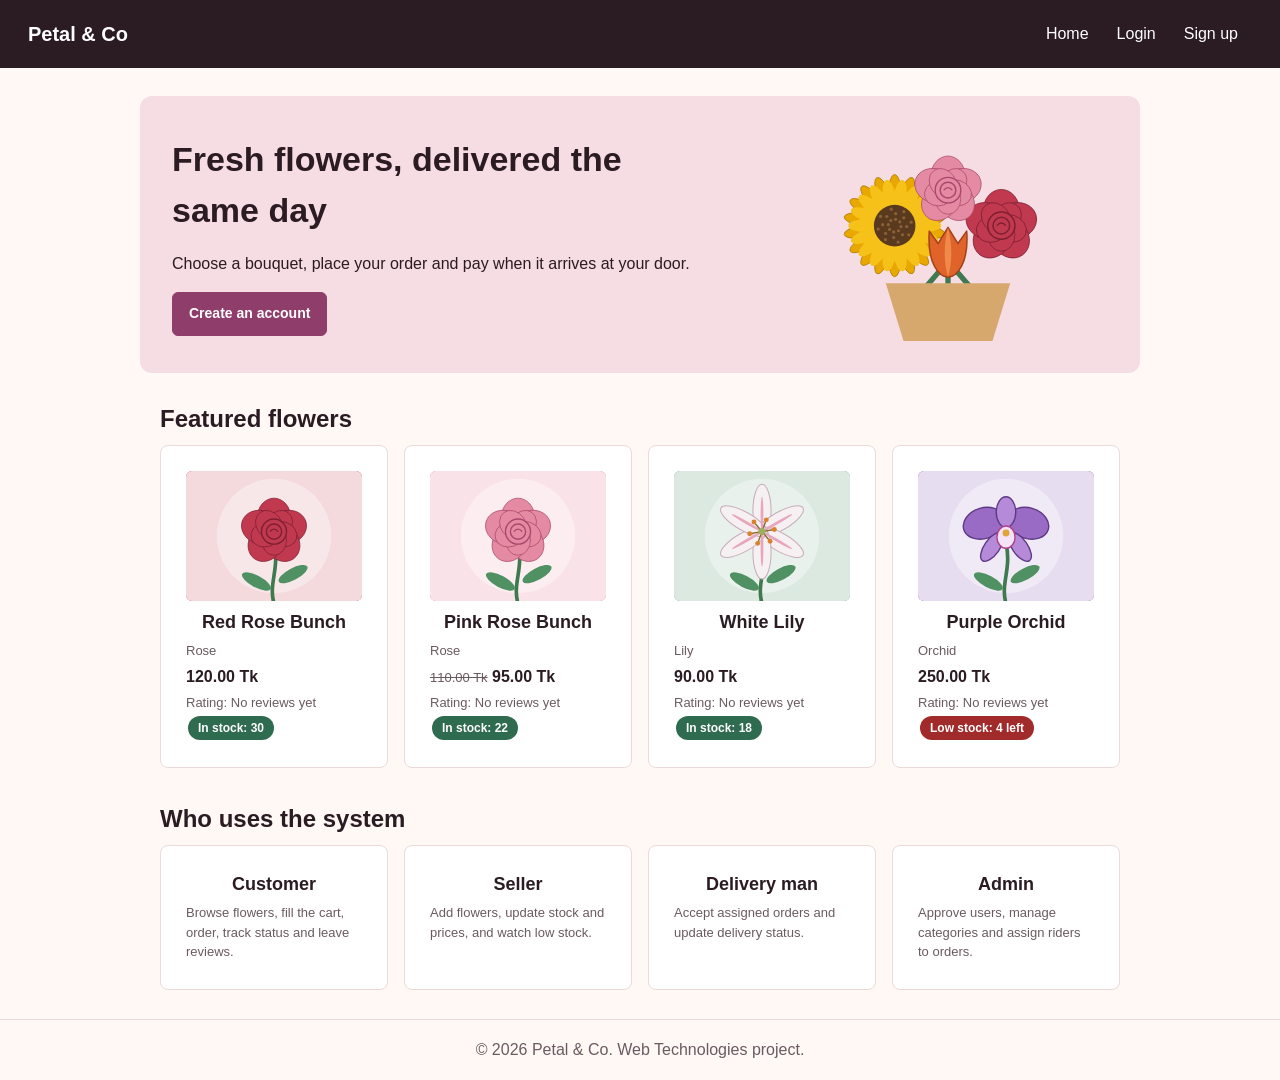
<file: index.html>
<!DOCTYPE html>
<html lang="en">
<head>
 <meta charset="UTF-8">
 <meta name="viewport" content="width=device-width, initial-scale=1.0">
 <title>Petal &amp; Co | Flower Shop Management</title>
 <link rel="stylesheet" href="css/style.css">
</head>
<body>
 <header class="topbar">
  <h1>Petal &amp; Co</h1>
  <nav><a href="index.html">Home</a><a href="login.html">Login</a><a href="signup.html">Sign up</a></nav>
 </header>
 <section class="hero">
  <div>
   <h2>Fresh flowers, delivered the same day</h2>
   <p>Choose a bouquet, place your order and pay when it arrives at your door.</p>
   <a class="btn" href="signup.html">Create an account</a>
  </div>
  <img src="images/hero.svg" alt="A bouquet of roses, sunflowers and tulips">
 </section>
 <main class="wrapper">
  <h2>Featured flowers</h2>
  <div id="featured" class="grid"></div>
  <h2 style="margin-top: 28px">Who uses the system</h2>
  <div class="roles">
   <div class="card"><h3>Customer</h3><p class="muted">Browse flowers, fill the cart, order, track status and leave reviews.</p></div>
   <div class="card"><h3>Seller</h3><p class="muted">Add flowers, update stock and prices, and watch low stock.</p></div>
   <div class="card"><h3>Delivery man</h3><p class="muted">Accept assigned orders and update delivery status.</p></div>
   <div class="card"><h3>Admin</h3><p class="muted">Approve users, manage categories and assign riders to orders.</p></div>
  </div>
 </main>
 <footer>&copy; 2026 Petal &amp; Co. Web Technologies project.</footer>
 <script src="js/data.js"></script>
 <script src="js/storage.js"></script>
 <script src="js/home.js"></script>
</body>
</html>
</file>
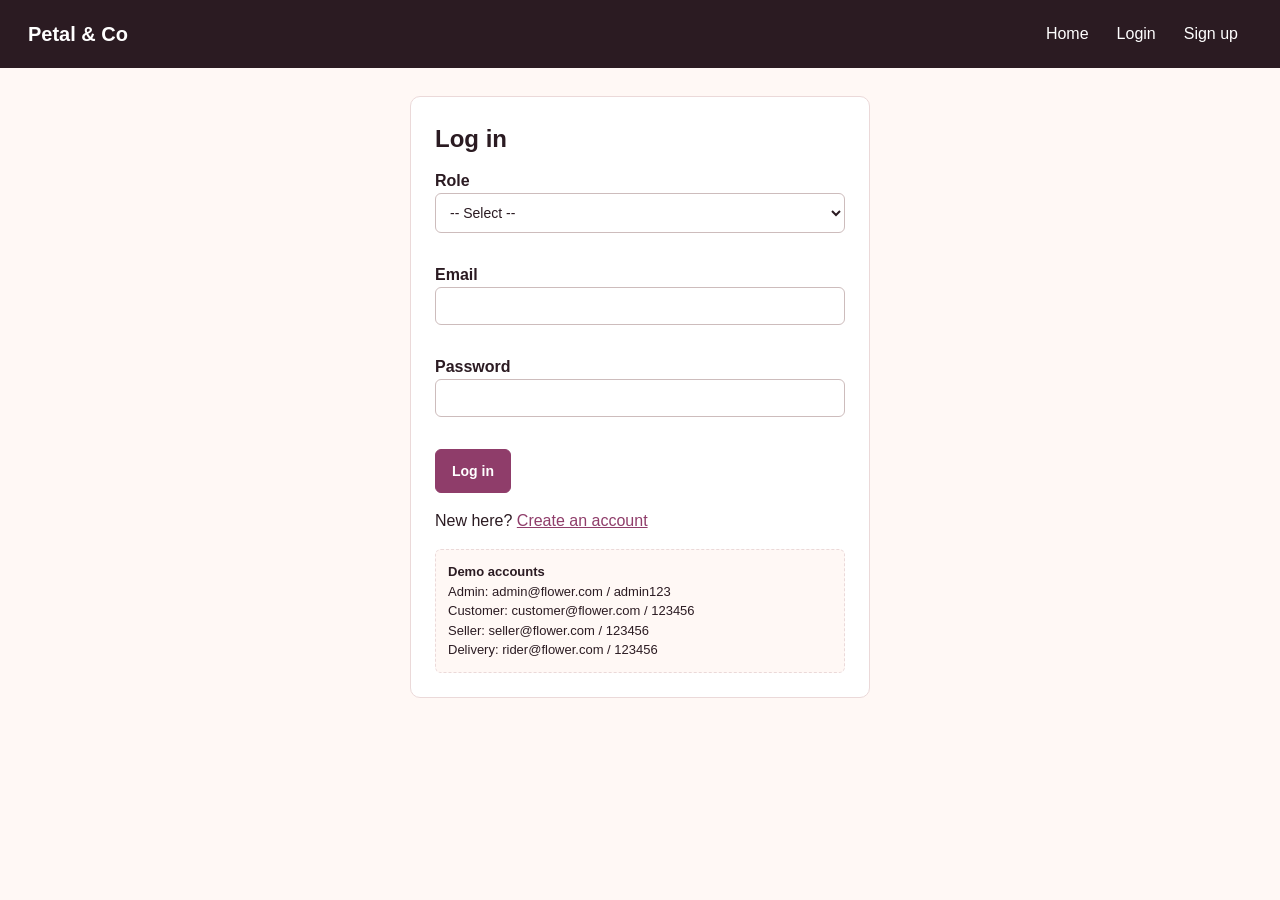
<file: login.html>
<!DOCTYPE html>
<html lang="en">
<head>
 <meta charset="UTF-8">
 <meta name="viewport" content="width=device-width, initial-scale=1.0">
 <title>Login | Petal &amp; Co</title>
 <link rel="stylesheet" href="css/style.css">
</head>
<body>
 <header class="topbar">
  <h1>Petal &amp; Co</h1>
  <nav><a href="index.html">Home</a><a href="login.html">Login</a><a href="signup.html">Sign up</a></nav>
 </header>
 <main class="formbox">
  <h2>Log in</h2>
  <form id="loginForm" novalidate>
   <label for="role">Role</label>
   <select id="role">
    <option value="">-- Select --</option>
    <option value="admin">Admin</option>
    <option value="customer">Customer</option>
    <option value="seller">Seller</option>
    <option value="delivery">Delivery man</option>
   </select><span class="error" id="roleErr"></span>
   <label for="email">Email</label>
   <input type="email" id="email"><span class="error" id="emailErr"></span>
   <label for="password">Password</label>
   <input type="password" id="password"><span class="error" id="passErr"></span>
   <p style="margin-top: 14px"><button type="submit" class="btn">Log in</button></p>
  </form>
  <div id="formMsg" class="notice" role="status"></div>
  <p>New here? <a href="signup.html">Create an account</a></p>
  <div class="hint">
   <strong>Demo accounts</strong><br>
   Admin: admin@flower.com / admin123<br>
   Customer: customer@flower.com / 123456<br>
   Seller: seller@flower.com / 123456<br>
   Delivery: rider@flower.com / 123456
  </div>
 </main>
 <script src="js/data.js"></script>
 <script src="js/storage.js"></script>
 <script src="js/validation.js"></script>
 <script src="js/auth.js"></script>
</body>
</html>
</file>
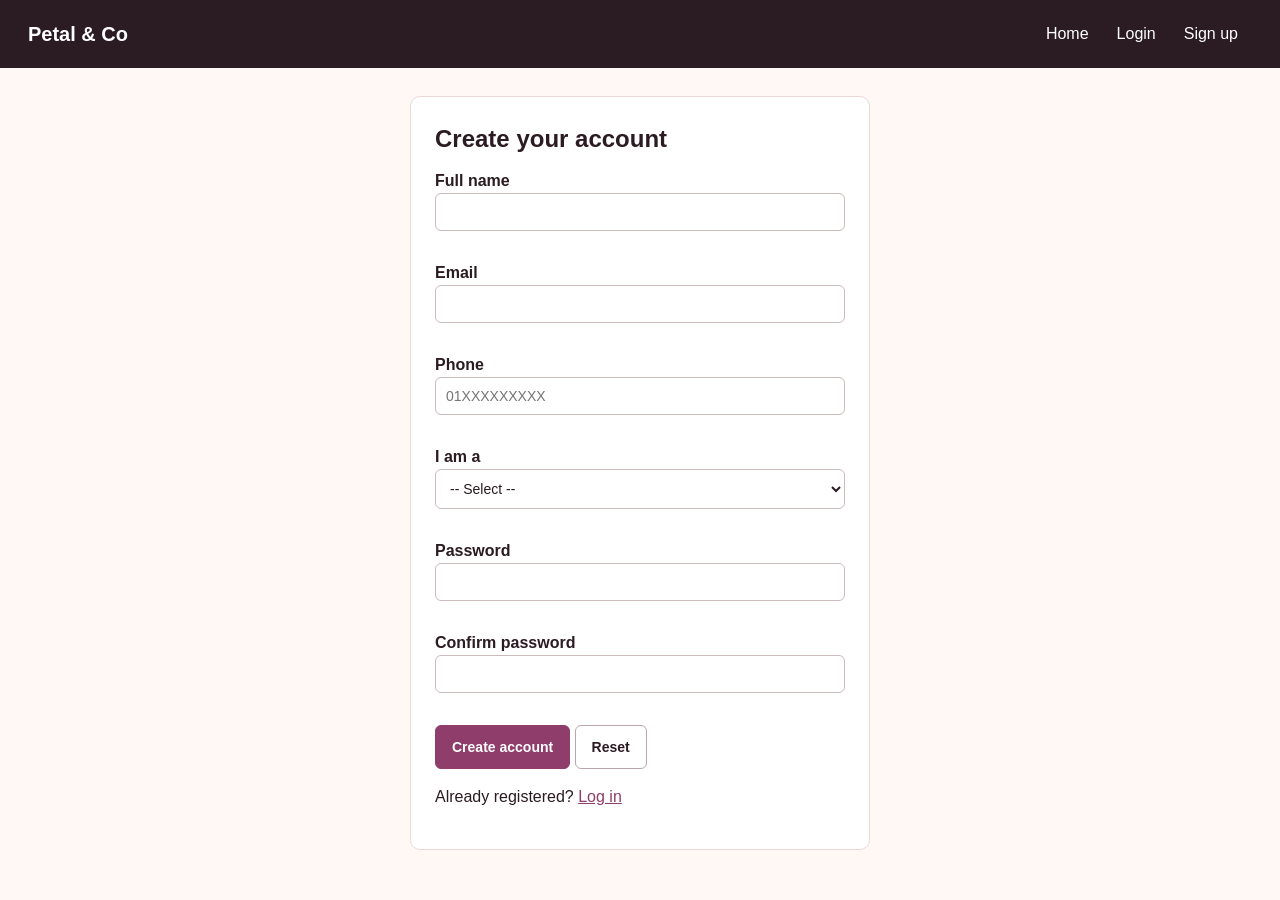
<file: signup.html>
<!DOCTYPE html>
<html lang="en">
<head>
 <meta charset="UTF-8">
 <meta name="viewport" content="width=device-width, initial-scale=1.0">
 <title>Sign up | Petal &amp; Co</title>
 <link rel="stylesheet" href="css/style.css">
</head>
<body>
 <header class="topbar">
  <h1>Petal &amp; Co</h1>
  <nav><a href="index.html">Home</a><a href="login.html">Login</a><a href="signup.html">Sign up</a></nav>
 </header>
 <main class="formbox">
  <h2>Create your account</h2>
  <form id="signupForm" novalidate>
   <label for="name">Full name</label>
   <input type="text" id="name"><span class="error" id="nameErr"></span>
   <label for="email">Email</label>
   <input type="email" id="email"><span class="error" id="emailErr"></span>
   <label for="phone">Phone</label>
   <input type="tel" id="phone" placeholder="01XXXXXXXXX"><span class="error" id="phoneErr"></span>
   <label for="role">I am a</label>
   <select id="role">
    <option value="">-- Select --</option>
    <option value="customer">Customer</option>
    <option value="seller">Seller</option>
    <option value="delivery">Delivery man</option>
   </select><span class="error" id="roleErr"></span>
   <label for="password">Password</label>
   <input type="password" id="password"><span class="error" id="passErr"></span>
   <label for="confirmPass">Confirm password</label>
   <input type="password" id="confirmPass"><span class="error" id="confirmErr"></span>
   <p style="margin-top: 14px"><button type="submit" class="btn">Create account</button> <button type="reset" class="btn ghost">Reset</button></p>
  </form>
  <div id="formMsg" class="notice" role="status"></div>
  <p>Already registered? <a href="login.html">Log in</a></p>
 </main>
 <script src="js/data.js"></script>
 <script src="js/storage.js"></script>
 <script src="js/validation.js"></script>
 <script src="js/auth.js"></script>
</body>
</html>
</file>
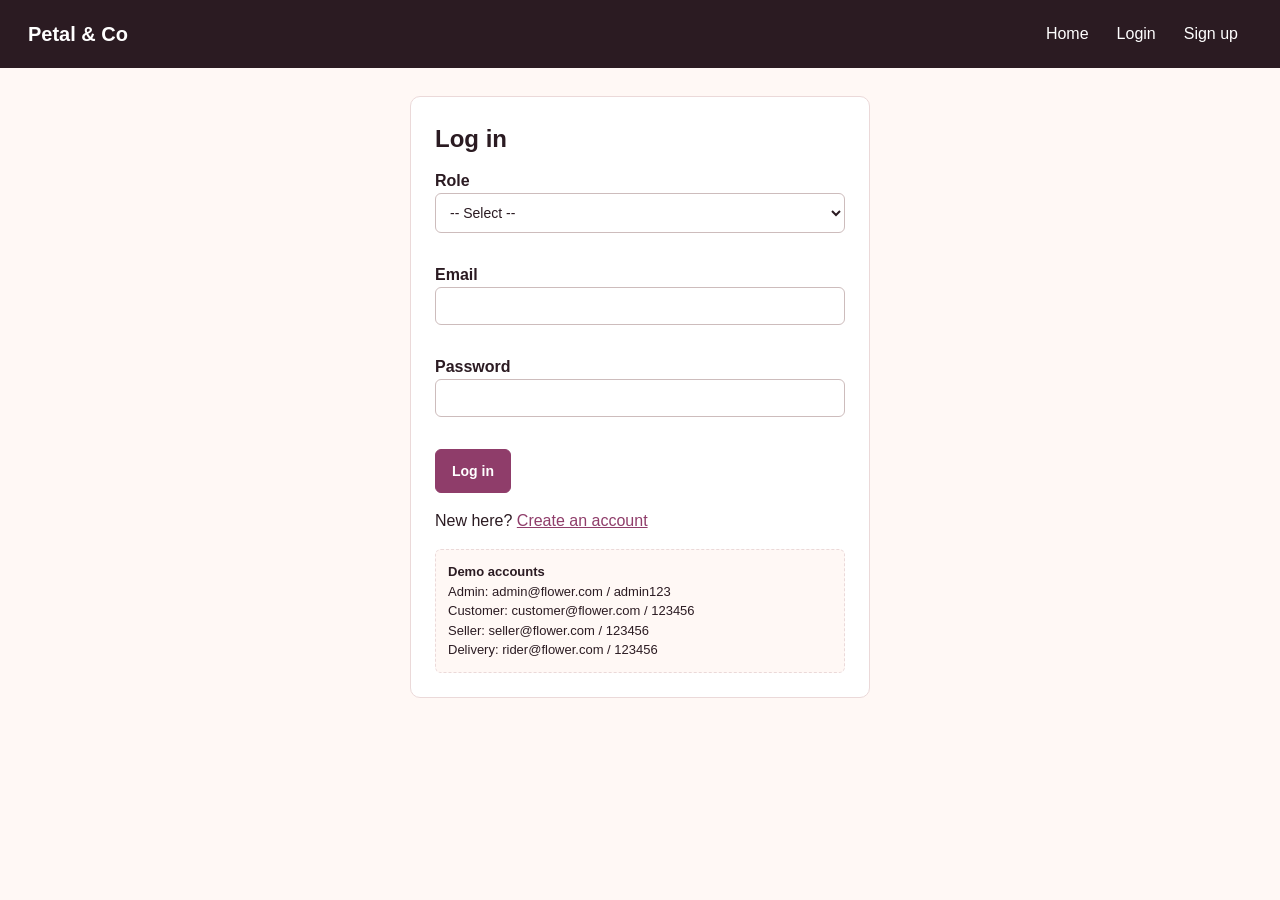
<file: admin/dashboard.html>
<!DOCTYPE html>
<html lang="en">
<head>
 <meta charset="UTF-8">
 <meta name="viewport" content="width=device-width, initial-scale=1.0">
 <title>Admin Dashboard | Petal &amp; Co</title>
 <link rel="stylesheet" href="../css/style.css">
</head>
<body data-root="../">
 <header class="topbar">
  <h1>Petal &amp; Co <span class="role">Admin</span></h1>
  <div><span id="who"></span> <button id="logoutBtn" class="btn small ghost" type="button">Logout</button></div>
 </header>
 <div class="layout">
  <nav class="sidebar">
   <button type="button" data-section="overview">Sales summary</button>
   <button type="button" data-section="users">Users</button>
   <button type="button" data-section="categories">Categories</button>
   <button type="button" data-section="orders">Orders and riders</button>
  </nav>
  <main class="content">
   <section class="panel" id="sec-overview">
    <h2>Sales summary</h2>
    <div id="summaryStats" class="stats"></div>
    <h3>Orders by status</h3>
    <div id="statusBox"></div>
   </section>

   <section class="panel hidden" id="sec-users">
    <h2>Users</h2>
    <div class="toolbar">
     <input type="text" id="searchUser" placeholder="Search by name or email" aria-label="Search users">
    </div>
    <p class="muted" id="userCount"></p>
    <div id="userBox"></div>
   </section>

   <section class="panel hidden" id="sec-categories">
    <h2>Categories</h2>
    <form id="catForm" class="panelbox" novalidate>
     <input type="hidden" id="catId">
     <label for="catName">Category name</label>
     <input type="text" id="catName"><span class="error" id="catNameErr"></span>
     <p><button type="submit" class="btn" id="catSave">Add category</button>
     <button type="button" class="btn ghost" id="catCancel">Clear</button></p>
    </form>
    <div id="catBox" style="margin-top: 16px"></div>
   </section>

   <section class="panel hidden" id="sec-orders">
    <h2>Orders and riders</h2>
    <div class="toolbar">
     <select id="orderFilter" aria-label="Filter orders by status">
      <option value="">All statuses</option><option>Pending</option><option>Assigned</option>
      <option>Accepted</option><option>Out for delivery</option><option>Delivered</option>
     </select>
    </div>
    <div id="orderBox"></div>
   </section>
  </main>
 </div>
 <script src="../js/data.js"></script>
 <script src="../js/storage.js"></script>
 <script src="../js/validation.js"></script>
 <script src="admin.js"></script>
</body>
</html>
</file>
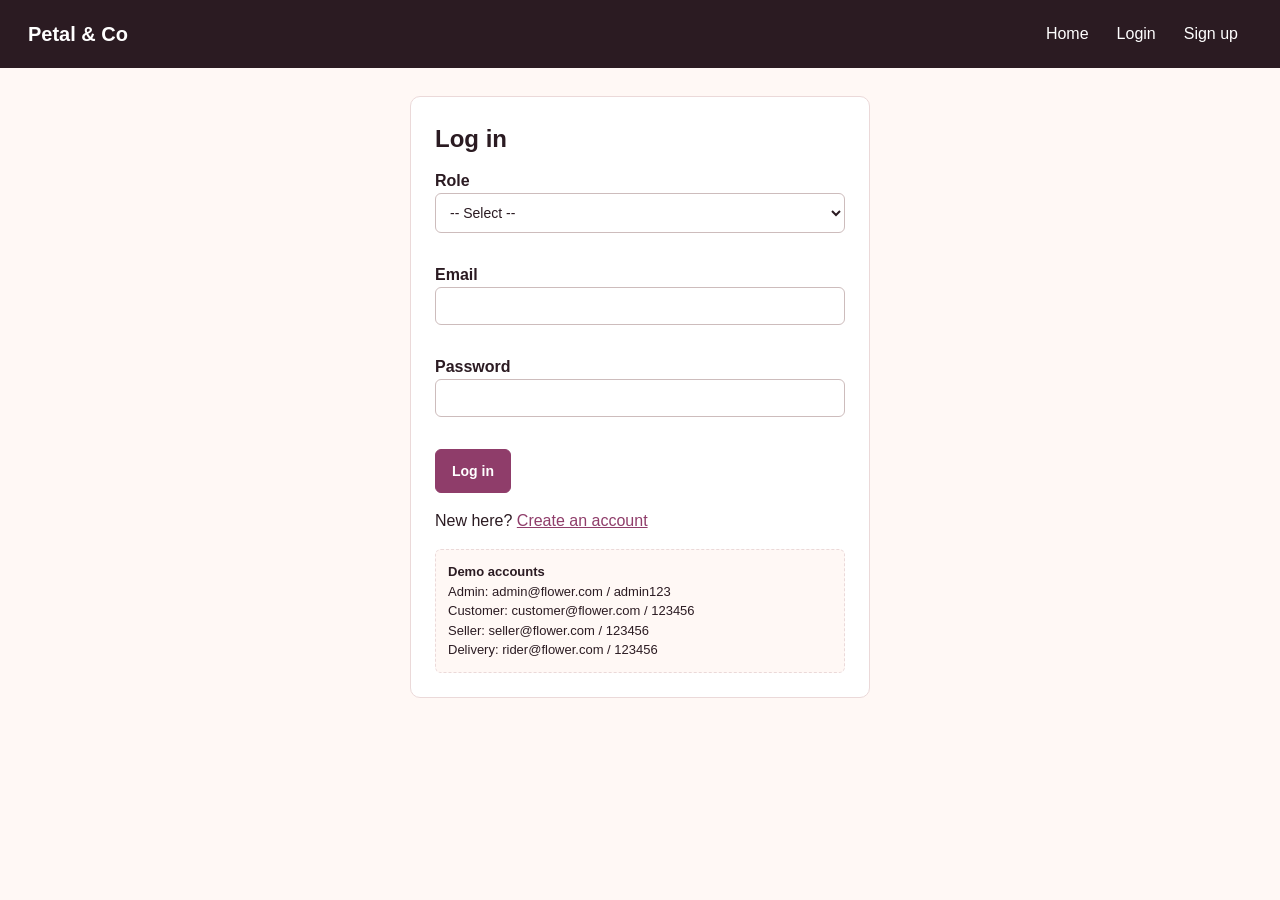
<file: customer/dashboard.html>
<!DOCTYPE html>
<html lang="en">
<head>
 <meta charset="UTF-8">
 <meta name="viewport" content="width=device-width, initial-scale=1.0">
 <title>Customer Dashboard | Petal &amp; Co</title>
 <link rel="stylesheet" href="../css/style.css">
 <link rel="stylesheet" href="customer.css">
</head>
<body data-root="../" class="customer-page">
 <header class="topbar">
  <h1>Petal &amp; Co <span class="role">Customer</span></h1>
  <div><span id="who"></span> <button id="logoutBtn" class="btn small ghost" type="button">Logout</button></div>
 </header>
 <div class="layout">
  <nav class="sidebar">
   <button type="button" data-section="shop">Shop</button>
   <button type="button" data-section="cart">Cart (<span id="cartCount">0</span>)</button>
   <button type="button" data-section="orders">My orders</button>
   <button type="button" data-section="wishlist">Wishlist</button>
   <button type="button" data-section="reviews">Reviews</button>
  </nav>
  <main class="content">
   <section class="panel" id="sec-shop">
    <div id="welcome" class="welcome"></div>
    <h2>Shop flowers</h2>
    <div class="toolbar">
     <input type="text" id="searchFlower" placeholder="Search by flower or category" aria-label="Search flowers">
     <select id="filterCat" aria-label="Filter by category"></select>
    </div>
    <p class="muted" id="shopCount"></p>
    <div id="flowerGrid" class="grid"></div>
   </section>

   <section class="panel hidden" id="sec-cart">
    <h2>Your cart</h2>
    <p class="sub">Check your flowers, then add an address to order.</p>
    <div id="cartBox"></div>
    <div id="cartSummary"></div>
    <form id="checkoutForm" class="panelbox" novalidate>
     <label for="address">Delivery address</label>
     <textarea id="address" rows="3"></textarea><span class="error" id="addressErr"></span>
     <p><button type="submit" class="btn">Place order (cash on delivery)</button></p>
    </form>
   </section>

   <section class="panel hidden" id="sec-orders">
    <h2>My orders</h2>
    <p class="sub">Pending orders can still be edited or cancelled.</p>
    <div id="orderBox"></div>
    <div id="editBox" class="panelbox hidden">
     <label for="editAddress">Update delivery address</label>
     <textarea id="editAddress" rows="3"></textarea><span class="error" id="editErr"></span>
     <button type="button" class="btn small" id="editSave">Save address</button>
     <button type="button" class="btn small ghost" id="editCancel">Cancel</button>
    </div>
   </section>

   <section class="panel hidden" id="sec-wishlist">
    <h2>Wishlist</h2>
    <p class="sub">Flowers you saved for later.</p>
    <div id="wishBox" class="grid"></div>
   </section>

   <section class="panel hidden" id="sec-reviews">
    <h2>Rate a flower</h2>
    <p class="muted">You can review flowers from orders that were delivered.</p>
    <form id="reviewForm" class="panelbox" novalidate>
     <label for="reviewFlower">Flower</label>
     <select id="reviewFlower"></select><span class="error" id="reviewFlowerErr"></span>
     <label for="reviewRating">Rating</label>
     <select id="reviewRating">
      <option value="">-- Select --</option><option value="5">5 - Excellent</option><option value="4">4 - Good</option>
      <option value="3">3 - Okay</option><option value="2">2 - Poor</option><option value="1">1 - Bad</option>
     </select><span class="error" id="ratingErr"></span>
     <label for="reviewText">Comment</label>
     <textarea id="reviewText" rows="3"></textarea><span class="error" id="reviewTextErr"></span>
     <p><button type="submit" class="btn">Save review</button></p>
    </form>
    <h2 style="margin-top: 20px">My reviews</h2>
    <div id="reviewBox"></div>
   </section>
  </main>
 </div>
 <script src="../js/data.js"></script>
 <script src="../js/storage.js"></script>
 <script src="../js/validation.js"></script>
 <script src="customer.js"></script>
</body>
</html>
</file>
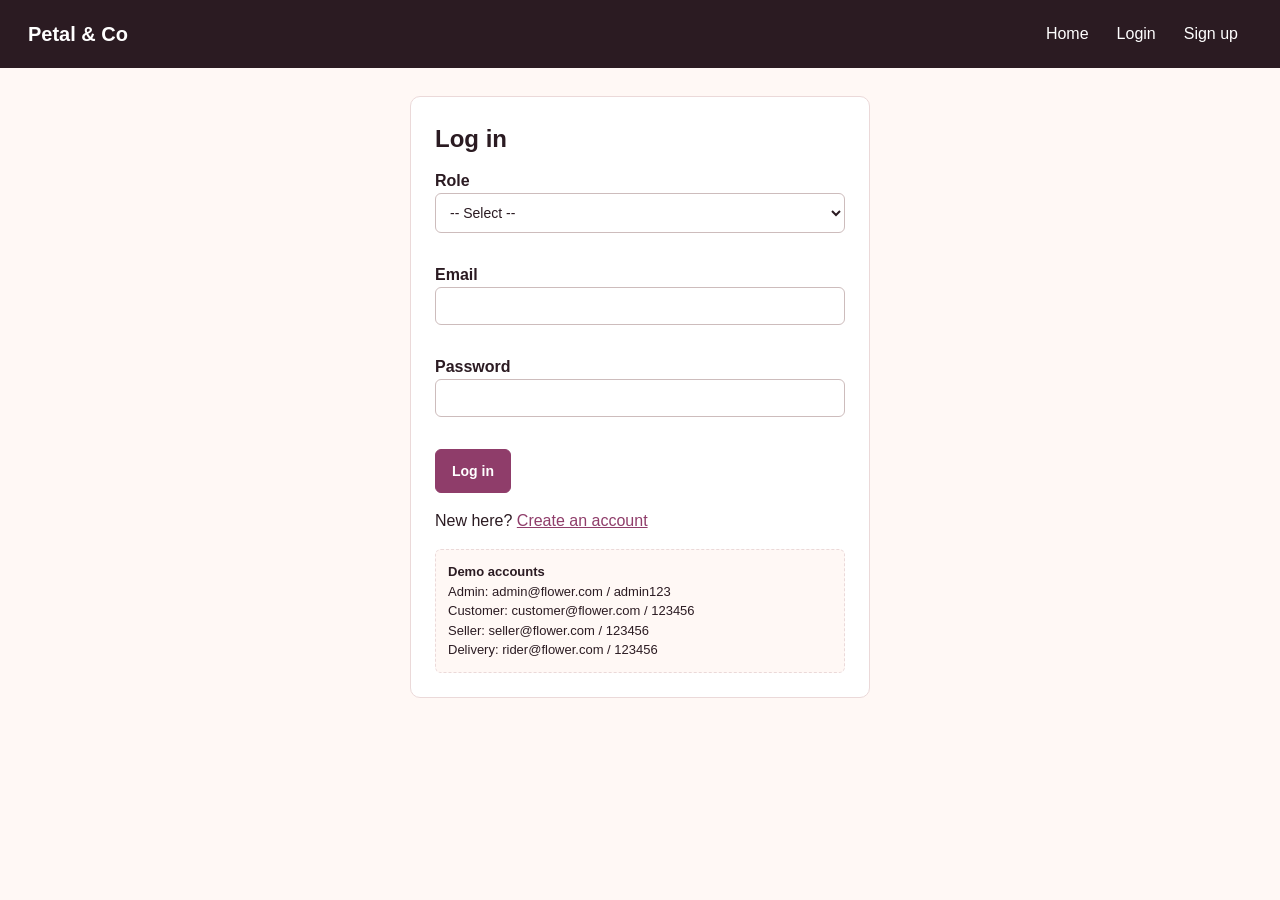
<file: delivery/dashboard.html>
<!DOCTYPE html>
<html lang="en">
<head>
 <meta charset="UTF-8">
 <meta name="viewport" content="width=device-width, initial-scale=1.0">
 <title>Delivery Dashboard | Petal &amp; Co</title>
 <link rel="stylesheet" href="../css/style.css">
</head>
<body data-root="../">
 <header class="topbar">
  <h1>Petal &amp; Co <span class="role">Delivery man</span></h1>
  <div><span id="who"></span> <button id="logoutBtn" class="btn small ghost" type="button">Logout</button></div>
 </header>
 <div class="layout">
  <nav class="sidebar">
   <button type="button" data-section="tasks">My deliveries</button>
   <button type="button" data-section="notes">Delivery notes</button>
   <button type="button" data-section="history">History</button>
  </nav>
  <main class="content">
   <section class="panel" id="sec-tasks">
    <h2>My deliveries</h2>
    <div id="riderStats" class="stats"></div>
    <div class="toolbar">
     <input type="text" id="searchTask" placeholder="Search by order id or area" aria-label="Search deliveries">
    </div>
    <p class="muted" id="taskCount"></p>
    <div id="taskBox"></div>
   </section>
   <section class="panel hidden" id="sec-notes">
    <h2>Delivery notes</h2>
    <form id="noteForm" class="panelbox" novalidate>
     <label for="noteOrder">Order</label>
     <select id="noteOrder"></select><span class="error" id="noteOrderErr"></span>
     <label for="noteText">Note</label>
     <textarea id="noteText" rows="3" placeholder="Example: Call before arriving"></textarea><span class="error" id="noteTextErr"></span>
     <p><button type="submit" class="btn">Add note</button></p>
    </form>
    <div id="noteBox" style="margin-top: 16px"></div>
   </section>
   <section class="panel hidden" id="sec-history">
    <h2>Delivery history</h2>
    <p id="doneCount" class="muted"></p>
    <div id="historyBox"></div>
   </section>
  </main>
 </div>
 <script src="../js/data.js"></script>
 <script src="../js/storage.js"></script>
 <script src="../js/validation.js"></script>
 <script src="delivery.js"></script>
</body>
</html>
</file>
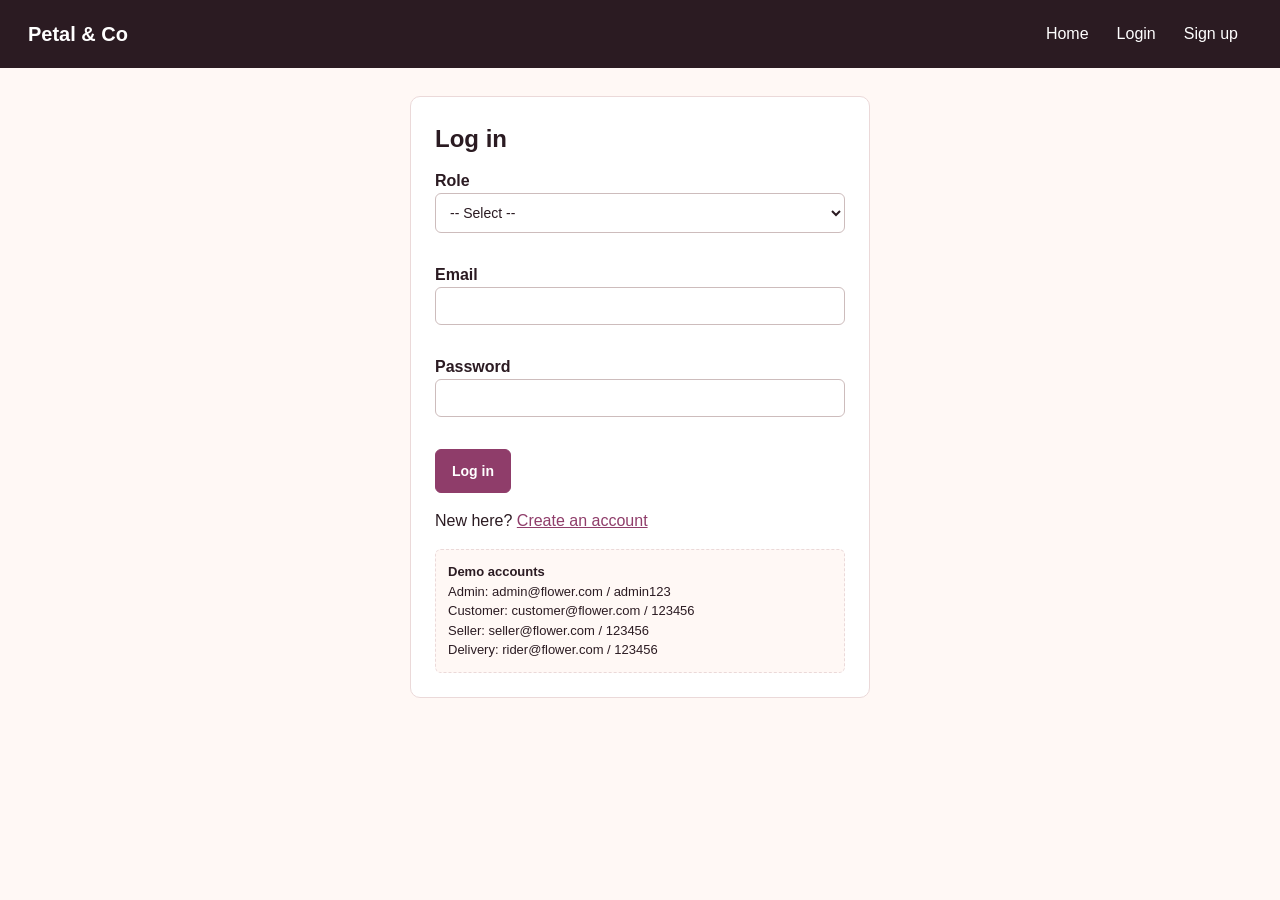
<file: seller/dashboard.html>
<!DOCTYPE html>
<html lang="en">
<head>
    <meta charset="UTF-8">
    <meta name="viewport" content="width=device-width, initial-scale=1.0">
    <meta name="description" content="Seller Dashboard of Petal & Co Flower Shop">
    <title>Seller Dashboard | Petal &amp; Co</title>
    <link rel="stylesheet" href="../css/style.css">
</head>
<body data-root="../">
    
    <!-- HEADER -->
    <header class="header">
        <a href="../index.html" class="logo">Petal <span>&amp; Co</span></a>
        <div class="user-info">
            <span class="badge seller">Seller</span>
            <span id="who">Welcome, Seller</span>
            <button type="button" id="logoutBtn" class="btn btn-small btn-light">
                Logout
            </button>
        </div>
    </header>
    
    <!-- NAVIGATION -->
     <h2 class="page-title">My Flowers</h2>
    <nav class="topnav">
        <button type="button" data-section="stock">My Flowers</button>
        <button type="button" data-section="form">Add / Edit Flower</button>
    </nav>
    <main class="container">
        <section id="sec-stock" class="page-section">
            <p class="page-subtitle"></p>
            <div id="sellerStats" class="stats"></div>
            <div class="card">
                <h3>Flower Catalogue</h3>
                <div class="search-bar">
                    <input type="text"
                           id="searchStock"
                           placeholder="Search by flower name..."
                           aria-label="Search flowers">
                    <label>
                        <input type="checkbox" id="onlyLow">
                        Low stock only
                    </label>
                </div>
                <p class="result-count" id="stockCount"></p>
                <div class="table-wrapper" id="stockBox"> </div>
            </div>
        </section>
        <section id="sec-form" class="page-section hidden">
            <h2 class="page-title">Manage Flower Details</h2>
            <p class="page-subtitle">
                Enter flower information to add a new flower or update an existing flower.
            </p>
            <div class="card">
                <h3 id="formTitle">Add a Flower</h3>
                <form id="flowerForm" novalidate>
                    <input type="hidden" id="fId">
                    <fieldset>
                        <legend>Flower Details</legend>
                        <table class="form-table">
                            <tr>
                                <td>
                                    <label for="fName">Flower Name:</label>
                                </td>
                                <td>
                                    <input type="text"
                                           id="fName"
                                           placeholder="Enter flower name">
                                    <span class="error" id="fNameErr"></span>
                                </td>
                            </tr>
                            <tr>
                                <td>
                                    <label for="fCat">Category:</label>
                                </td>
                                <td>
                                    <select id="fCat"></select>
                                    <span class="error" id="fCatErr"></span>
                                </td>
                            </tr>
                            <tr>
                                <td>
                                    <label for="fPrice">Price (Tk):</label>
                                </td>

                                <td>
                                    <input type="number"
                                           id="fPrice"
                                           min="1"
                                           placeholder="Enter price">
                                    <span class="error" id="fPriceErr"></span>
                                </td>
                            </tr>
                            <tr>
                                <td>
                                    <label for="fDiscount">Discount Price (Tk):</label>
                                </td>
                                <td>
                                    <input type="number"
                                           id="fDiscount"
                                           min="0"
                                           placeholder="Optional">
                                    <span class="error" id="fDiscountErr"></span>
                                </td>
                            </tr>
                            <tr>
                                <td>
                                    <label for="fStock">Available Stock:</label>
                                </td>
                                <td>
                                    <input type="number"
                                           id="fStock"
                                           min="0"
                                           placeholder="Enter stock quantity">
                                    <span class="error" id="fStockErr"></span>
                                </td>
                            </tr>
                            <tr>
                                <td>
                                    <label for="fImage">Flower Picture:</label>
                                </td>
                                <td>
                                    <select id="fImage">
                                        <option value="">No picture</option>
                                        <option value="images/rose-red.svg"> Red Rose </option>
                                        <option value="images/rose-pink.svg"> Pink Rose </option>
                                        <option value="images/lily.svg"> Lily</option>
                                        <option value="images/orchid.svg"> Orchid </option>
                                        <option value="images/sunflower.svg"> Sunflower </option>
                                        <option value="images/tulip.svg">Tulip </option>
                                    </select>
                                </td>
                            </tr>
                            <tr>
                                <td>
                                    <label for="fColor">Card Colour:</label>
                                </td>
                                <td>
                                    <input type="color"
                                           id="fColor"
                                           value="#C0394F">
                                </td>
                            </tr>
                        </table>
                    </fieldset>
                    <p>
                        <input type="submit"
                               id="saveBtn"
                               class="btn"
                               value="Save Flower">
                        <button type="button"
                                id="cancelEdit"
                                class="btn btn-secondary">
                            Clear Form
                        </button>
                    </p>
                </form>
            </div>
        </section>
    </main>
    <!-- FOOTER -->
    <footer class="footer">
        &copy; 2026 Petal &amp; Co Flower Shop
        &middot; CSC 3215 Web Technologies
    </footer>
    <!-- JAVASCRIPT FILES -->
    <script src="../js/data.js"></script>
    <script src="../js/storage.js"></script>
    <script src="../js/validation.js"></script>
    <script src="seller.js"></script>
</body>
</html>
</file>
<file: css/style.css>
:root {
  --bg: #FFF8F5; --ink: #2B1B22; --muted: #6B5A61; --rose: #8f3d6a; --rose-dark: #962748;
  --line: #EBD9D9; --soft: #F6DCE3; --green: #2F6B4F; --white: #fff;
}
* { box-sizing: border-box; }
body { margin: 0; font-family: Arial, Helvetica, sans-serif; background: var(--bg); color: var(--ink); line-height: 1.5; }
h1, h2, h3 { margin: 0 0 8px; }
a { color: var(--rose); }
.hidden { display: none !important; }
.muted { color: var(--muted); font-size: 13px; margin: 2px 0; }
.empty { color: var(--muted); padding: 16px; background: var(--white); border: 1px dashed var(--line); border-radius: 8px; }

/* header and public pages */
.topbar { display: flex; justify-content: space-between; align-items: center; flex-wrap: wrap; gap: 8px; padding: 12px 28px; background: var(--ink); color: #fff; }
.topbar h1 { font-size: 20px; margin: 0; }
.topbar a { color: #fff; text-decoration: none; padding: 10px 14px; display: inline-block; border-radius: 6px; }
.topbar a:hover, .topbar a:focus { background: #4a3540; }
.role { background: var(--rose); padding: 3px 12px; border-radius: 99px; font-size: 12px; margin-left: 8px; }
.hero { display: flex; align-items: center; justify-content: space-between; gap: 24px; flex-wrap: wrap; max-width: 1000px; margin: 28px auto; padding: 32px; background: var(--soft); border-radius: 12px; }
.hero h2 { font-size: 34px; max-width: 520px; }
.wrapper { max-width: 1000px; margin: 0 auto; padding: 0 20px 24px; }
.grid { display: grid; grid-template-columns: repeat(auto-fill, minmax(200px, 1fr)); gap: 16px; }
.roles { display: grid; grid-template-columns: repeat(auto-fit, minmax(210px, 1fr)); gap: 16px; }
footer { text-align: center; padding: 18px; color: var(--muted); border-top: 1px solid var(--line); }

/* forms */
.formbox { max-width: 460px; margin: 28px auto; padding: 24px; background: var(--white); border: 1px solid var(--line); border-radius: 10px; }
form label { display: block; margin-top: 12px; font-weight: 600; }
input[type="text"], input[type="email"], input[type="tel"], input[type="password"], input[type="number"], select, textarea {
  width: 100%; padding: 10px; border: 1px solid #cdbcbc; border-radius: 6px; font-size: 14px; background: var(--white); color: var(--ink);
}
input[type="color"] { width: 64px; height: 40px; border: 1px solid #cdbcbc; border-radius: 6px; padding: 2px; background: var(--white); }
input:focus, select:focus, textarea:focus, button:focus-visible { outline: 3px solid #E7A3B8; outline-offset: 1px; }
.error { color: #A12A2A; font-size: 13px; display: block; min-height: 18px; }
.notice { margin-top: 12px; padding: 10px; border-radius: 6px; }
.notice:empty { display: none; }
.notice.good { background: #E4F1E9; color: #1E4D37; border: 1px solid #9CC7AF; }
.notice.bad { background: #FBE6E6; color: #7A1F1F; border: 1px solid #E0A5A5; }
.hint { margin-top: 16px; padding: 12px; background: var(--bg); border: 1px dashed var(--line); font-size: 13px; border-radius: 6px; }

/* buttons */
.btn { background: var(--rose); color: #fff; border: 1px solid var(--rose); border-radius: 6px; padding: 10px 16px; min-height: 44px; font-size: 14px; font-weight: 600; cursor: pointer; text-decoration: none; display: inline-block; }
.btn:hover { background: var(--rose-dark); }
.btn.small { min-height: 36px; padding: 6px 12px; font-size: 13px; margin: 2px; }
.btn.ghost { background: transparent; color: var(--ink); border-color: #b9a6ad; }
.topbar .btn.ghost { color: #fff; }
.btn.ghost:hover { background: var(--soft); color: var(--ink); }
.btn.danger { background: #A12A2A; border-color: #A12A2A; }
.btn.green { background: var(--green); border-color: var(--green); }
.btn:disabled { background: #ccc; border-color: #ccc; cursor: not-allowed; }

/* dashboard layout */
.layout { display: flex; min-height: calc(100vh - 64px); }
.sidebar { width: 210px; flex: none; padding: 16px 12px; border-right: 1px solid var(--line); background: var(--white); display: flex; flex-direction: column; gap: 4px; }
.sidebar button { text-align: left; background: transparent; border: 0; padding: 12px 14px; border-radius: 6px; font-size: 14px; color: var(--ink); cursor: pointer; min-height: 44px; }
.sidebar button:hover { background: var(--bg); }
.sidebar button.active { background: var(--soft); font-weight: 700; }
.content { flex: 1; min-width: 0; padding: 24px; }
.panel > h2 { margin-bottom: 14px; }
.toolbar { display: flex; gap: 10px; flex-wrap: wrap; margin-bottom: 10px; align-items: center; }
.toolbar input[type="text"] { flex: 1; min-width: 180px; width: auto; }
.toolbar select { width: auto; }
.stats { display: grid; grid-template-columns: repeat(auto-fit, minmax(150px, 1fr)); gap: 12px; margin-bottom: 16px; }
.stat { background: var(--white); border: 1px solid var(--line); border-radius: 8px; padding: 14px; display: flex; flex-direction: column; }
.stat strong { font-size: 26px; }
.stat.warn strong { color: #A12A2A; }
.panelbox { background: var(--white); border: 1px solid var(--line); border-radius: 8px; padding: 16px; margin-top: 14px; max-width: 520px; }

/* flower cards */
.card { background: var(--white); border: 1px solid var(--line); border-radius: 8px; padding: 12px; }
.card:hover { border-color: #b9a6ad; box-shadow: 0 3px 8px rgba(43, 27, 34, 0.12); }
.pic { height: 130px; overflow: hidden; border-radius: 6px; display: flex; align-items: center; justify-content: center; color: #fff; font-size: 40px; font-weight: 700; margin-bottom: 8px; }
.price { margin: 4px 0; }
.old { color: var(--muted); font-size: 13px; }
.actions { margin-top: 8px; display: flex; flex-wrap: wrap; }

/* tables */
.tablebox { overflow-x: auto; }
table { border-collapse: collapse; width: 100%; background: var(--white); border: 1px solid var(--line); }
th { background: var(--ink); color: #fff; text-align: left; padding: 10px; font-size: 13px; }
td { padding: 8px 10px; border-bottom: 1px solid var(--line); vertical-align: middle; }
tr:nth-child(even) td { background: #FCF3F0; }
.qty { display: inline-block; min-width: 28px; text-align: center; }

/* badges */
.badge { display: inline-block; padding: 3px 10px; border-radius: 99px; font-size: 12px; font-weight: 600; color: #fff; background: #555; margin: 2px; }
.badge.pending { background: #8A5A00; } .badge.assigned { background: #1F5F8B; } .badge.accepted { background: #5B3A8C; }
.badge.out { background: var(--rose); } .badge.done, .badge.ok, .badge.active { background: var(--green); }
.badge.low, .badge.blocked { background: #A12A2A; }

.toast { position: fixed; right: 20px; bottom: 20px; background: var(--green); color: #fff; padding: 12px 18px; border-radius: 8px; z-index: 10; max-width: 80%; }
.toast.bad { background: #A12A2A; }

@media (max-width: 700px) {
  .layout { flex-direction: column; }
  .sidebar { width: 100%; flex-direction: row; flex-wrap: wrap; border-right: 0; border-bottom: 1px solid var(--line); }
  .content { padding: 14px; }
  .hero h2 { font-size: 26px; }
}
.pic img { width: 100%; height: 100%; object-fit: cover; display: block; }
.hero img { width: 320px; max-width: 100%; height: auto; border-radius: 12px; }



/* SELLER DASHBOARD */
.header {
    display: flex;
    justify-content: space-between;
    align-items: center;
    padding: 20px 30px;   
}
.header .logo {
    font-size: 50px;
    font-weight: bold;
    font-style: italic ;
    letter-spacing: 1px;
}
.header .logo span {
    color: #591068;
}
.user-info {
    display: flex;
    flex-direction: column;
    align-items: flex-end;
    gap: 10px;
}
#who {
    font-size: 16px;
    font-style: italic;
    color: #591068;
}
.btn-light {
    padding: 4px 12px;
    border-radius: 6px;
}
.topnav button:hover {
    background-color:#591068;
    color: #e992a0;
    cursor: pointer;
    transition: 0.3s;
}
.topnav {
    display: flex;
    justify-content: center;
    gap: 20px;
    padding: 8px 0;
}
.topnav button {
    padding: 13px 28px;
    font-size: 16px;
    font-weight: bold;
    border-radius: 6px;
    background-color: #8f3d6a;
}
.container {
    max-width: 1200px;
    margin: 0 auto;
    padding: 30px 20px;
}
.page-title {
    text-align: center;
    font-weight: bold;
    color: #591068;
    font-size: 25px ;
    margin-bottom: 8px;
}
.card {
    padding: 25px;
    margin-bottom: 5px;
}
.card h3 {
    text-align: center;
    font-size: 18px;
    margin-bottom: 5px;
}
#sellerStats {
    display: flex;
    justify-content: center;
    gap: 25px;
    margin-bottom: 5px;
}
#sellerStats .stat-card {
    flex: 1;
    max-width: 350px;
    text-align: center;
    padding: 22px;
}
#sellerStats .stat-number {
    font-size: 30px;
    font-weight: bold;
}
#sellerStats .stat-label {
    font-size: 15px;
    margin-top: 5px;
}
.table-wrapper {
    width: 100%;
    overflow-x: auto;
}
.data-table {
    width: 100%;
    border-collapse: collapse;
    text-align: center;
    font-size: 15px;
}
.data-table th {
    background-color: #983977;
    color: white;
    padding: 14px 10px;
    text-align: center;
}
.data-table td {
    padding: 13px 10px;
    text-align: center;
    vertical-align: middle;
    border-bottom: 1px solid #EEEAF5;
}
.data-table tr:nth-child(even) {
    background-color: #e8b4c6;
}
.data-table tr:hover {
    background-color: #cc9bb6;
}
.data-table td .btn {
    margin: 3px;
}
#formTitle {
    text-align: center;
}
.form-table {
    width: 100%;
}
.form-table td {
    vertical-align: middle;
    padding: 10px;
}
.form-table td:first-child {
    text-align: right;
}
#flowerForm > p {
    text-align: center;
    margin-top: 20px;
}
.footer {
    text-align: center;
}
@media(max-width:768px) {
    .header {
        flex-direction: column;
        gap: 10px;
    }
    .header .logo {
        font-size: 40px;
    }
    .user-info {
        align-items: center;
    }
    .topnav {
        gap: 5px;
    }
    .topnav button {
        padding: 12px 8px;
    }
    #sellerStats {
        flex-direction: column;
        align-items: center;
    }
    #sellerStats .stat-card {
        width: 100%;
    }
    .form-table td:first-child {
        text-align: left;
    }
}
</file>
<file: customer/customer.css>
/* Customer dashboard styles (all rules are scoped to .customer-page) */
.customer-page { background: linear-gradient(180deg, #FFEFEA 0, #FFF8F5 260px); }
.customer-page h1, .customer-page h2, .customer-page h3 { font-family: Georgia, "Times New Roman", serif; }
.customer-page .sub { color: var(--muted); margin: 0; }

/* top bar and side menu */
.customer-page .topbar { background: linear-gradient(90deg, #2B1B22, #5A2238); box-shadow: 0 2px 10px rgba(43, 27, 34, 0.25); }
.customer-page .topbar h1 { letter-spacing: 0.5px; }
.customer-page .sidebar { width: 230px; background: transparent; border-right: 0; padding: 24px 14px 24px 20px; }
.customer-page .sidebar button { border-radius: 999px; padding: 12px 18px; color: #4A3640; transition: background 0.15s, box-shadow 0.15s; }
.customer-page .sidebar button:hover { background: #fff; box-shadow: 0 1px 6px rgba(43, 27, 34, 0.1); }
.customer-page .sidebar button.active { background: var(--rose); color: #fff; box-shadow: 0 4px 12px rgba(184, 50, 90, 0.35); }
.customer-page .content { padding: 24px 28px 40px; }
.customer-page .panel { animation: rise 0.25s ease-out; }
.customer-page .panel > h2 { font-size: 26px; }
@keyframes rise { from { opacity: 0; transform: translateY(8px); } to { opacity: 1; transform: none; } }
@media (prefers-reduced-motion: reduce) { .customer-page .panel { animation: none; } }

/* welcome banner */
.welcome { display: flex; justify-content: space-between; align-items: center; flex-wrap: wrap; gap: 16px; padding: 22px 26px; margin-bottom: 22px; border-radius: 18px; background: linear-gradient(120deg, #F6DCE3, #FBE9E0); border: 1px solid #F0DDDD; }
.welcome h2 { margin: 0 0 4px; font-size: 28px; }
.welcome .chips { display: flex; gap: 10px; flex-wrap: wrap; }
.welcome .stat { min-width: 110px; padding: 10px 16px; border-radius: 14px; background: rgba(255, 255, 255, 0.8); border: 1px solid #F0DDDD; }
.welcome .stat strong { font-size: 24px; color: var(--rose); }

/* search bar */
.customer-page .toolbar input[type="text"], .customer-page .toolbar select { border-radius: 999px; padding: 11px 16px; }
.customer-page input, .customer-page select, .customer-page textarea { border-radius: 10px; }
.customer-page .btn { border-radius: 999px; }
.customer-page .btn.small { padding: 6px 14px; }
.customer-page .btn.ghost { border-color: #D8C3CA; }

/* flower cards */
.customer-page .grid { grid-template-columns: repeat(auto-fill, minmax(215px, 1fr)); gap: 20px; }
.customer-page .flower { display: flex; flex-direction: column; padding: 0; overflow: hidden; border-radius: 18px; border-color: #F0DDDD; transition: transform 0.2s, box-shadow 0.2s; }
.customer-page .flower:hover { transform: translateY(-4px); box-shadow: 0 14px 26px rgba(184, 50, 90, 0.16); }
.customer-page .flower > *:not(.pic) { margin-left: 16px; margin-right: 16px; }
.customer-page .flower .pic { height: 170px; margin: 0; border-radius: 0; }
.customer-page .flower .pic img { transition: transform 0.3s; }
.customer-page .flower:hover .pic img { transform: scale(1.06); }
.customer-page .flower h3 { margin-top: 14px; margin-bottom: 0; font-size: 18px; }
.customer-page .flower .price strong { color: var(--rose); font-size: 20px; }
.customer-page .flower .badge { align-self: flex-start; margin-top: 6px; }
.customer-page .flower .actions { margin-top: 12px; margin-bottom: 16px; gap: 6px; }
.customer-page .flower .actions .btn { flex: 1; margin: 0; }

/* tables, boxes, empty states */
.customer-page .tablebox { border: 1px solid #F0DDDD; border-radius: 14px; background: #fff; }
.customer-page table { border: 0; }
.customer-page th { background: #F6DCE3; color: var(--ink); text-transform: uppercase; font-size: 12px; letter-spacing: 0.5px; }
.customer-page tr:nth-child(even) td { background: transparent; }
.customer-page tbody tr:hover td { background: #FFF3F0; }
.customer-page .panelbox { max-width: 560px; border-radius: 18px; border-color: #F0DDDD; box-shadow: 0 6px 18px rgba(43, 27, 34, 0.06); }
.customer-page .empty { text-align: center; padding: 34px 16px; border-radius: 16px; border: 2px dashed #E8CDD3; background: rgba(255, 255, 255, 0.6); }
.customer-page #cartSummary { max-width: 340px; margin: 16px 0 0 auto; padding: 14px 20px; text-align: right; background: #fff; border: 1px solid #F0DDDD; border-radius: 16px; }
.customer-page #cartSummary:empty { display: none; }
.customer-page #cartSummary p { margin: 4px 0; }
.customer-page #cartSummary h3 { margin: 8px 0 0; padding-top: 8px; border-top: 2px solid #F0DDDD; color: var(--green); font-size: 22px; }
.customer-page #cartCount { display: inline-block; min-width: 22px; padding: 0 6px; margin-left: 4px; border-radius: 99px; background: #F6DCE3; color: var(--rose-dark); font-weight: 700; text-align: center; }
.customer-page .sidebar button.active #cartCount { background: #fff; }
.customer-page #checkoutForm .btn { width: 100%; margin-top: 4px; }

/* mobile: menu becomes a scrolling tab bar */
@media (max-width: 700px) {
  .customer-page .sidebar { width: 100%; flex-direction: row; overflow-x: auto; padding: 10px 14px; }
  .customer-page .sidebar button { white-space: nowrap; }
  .customer-page .content { padding: 16px; }
  .welcome { flex-direction: column; align-items: flex-start; }
  .customer-page .grid { grid-template-columns: 1fr 1fr; gap: 12px; }
  .customer-page .flower .pic { height: 120px; }
}
@media (max-width: 420px) { .customer-page .grid { grid-template-columns: 1fr; } }
</file>
